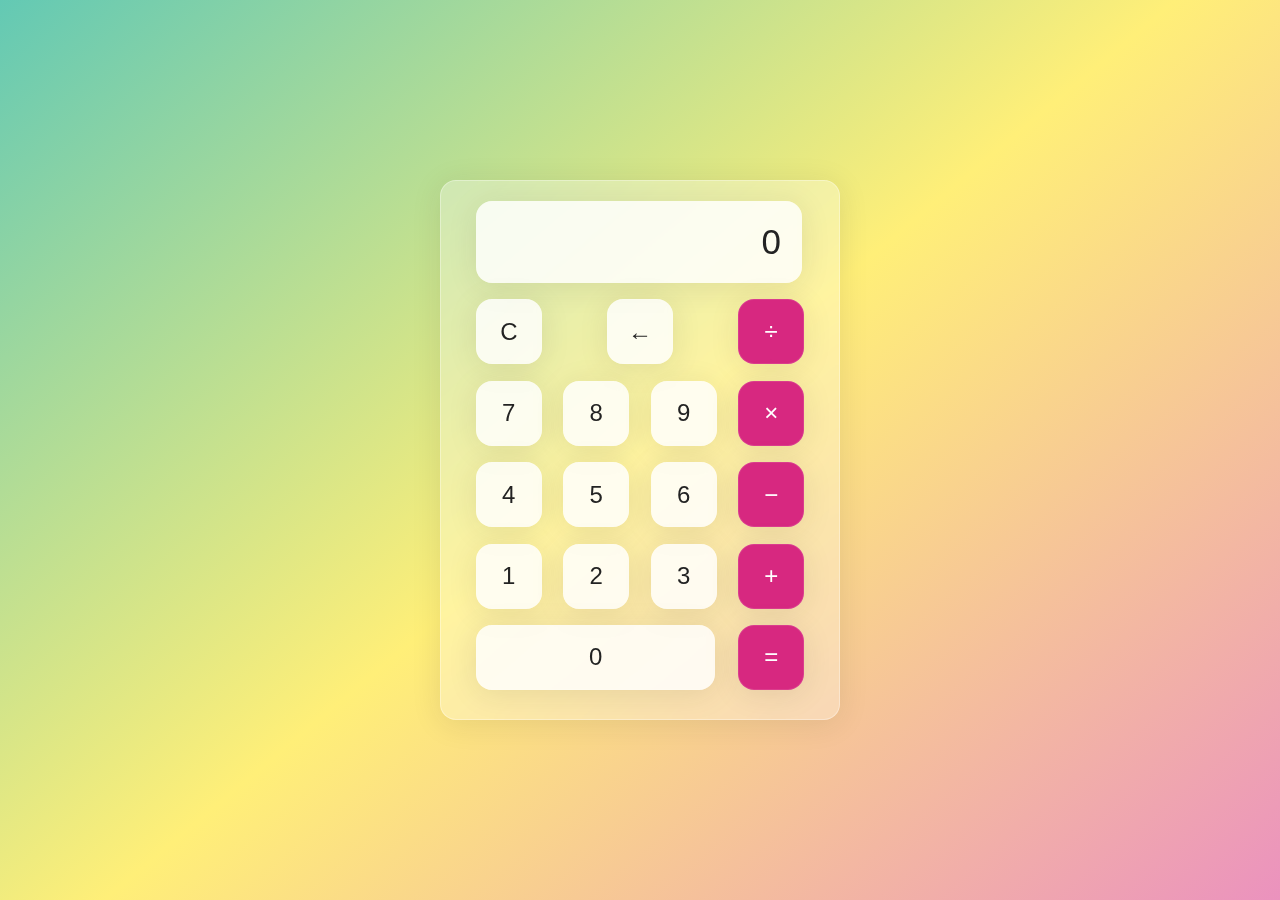
<file: CalculatorApp/index.html>
<!DOCTYPE html>
<html lang="en">
<head>
    <meta charset="UTF-8">
    <meta http-equiv="X-UA-Compatible" content="IE=edge">
    <meta name="viewport" content="width=device-width, initial-scale=1.0">
    <link rel="stylesheet" href="style.css">
    <title>Calculator</title>
</head>
<body>
    
    <div class="wrapper">
        <section class="screen">
            0
        </section>
        <section class="calc-buttons">
            <div class="calc-button-row">
                <button class="calc-button double">
                    C
                </button>
                <button class="calc-button">
                    &larr;
                </button>
                <button class="calc-button">
                    &divide;
                </button>
            </div>

            <div class="calc-button-row">
                <button class="calc-button">
                    7
                </button>
                <button class="calc-button">
                    8
                </button>
                <button class="calc-button">
                    9
                </button>
                <button class="calc-button">
                    &times;
                </button>
            </div>

            <div class="calc-button-row">
                <button class="calc-button">
                    4
                </button>
                <button class="calc-button">
                    5
                </button>
                <button class="calc-button">
                    6
                </button>
                <button class="calc-button">
                    &minus;
                </button>
            </div>

            <div class="calc-button-row">
                <button class="calc-button">
                    1
                </button>
                <button class="calc-button">
                    2
                </button>
                <button class="calc-button">
                    3
                </button>
                <button class="calc-button">
                    &plus;
                </button>
            </div>

            <div class="calc-button-row">
                <button class="calc-button triple">
                    0
                </button>
                <button class="calc-button">
                    &equals;
                </button>
            </div>




        </section>
    </div>







    <script src="script.js"></script>
</body>
</html>
</file>
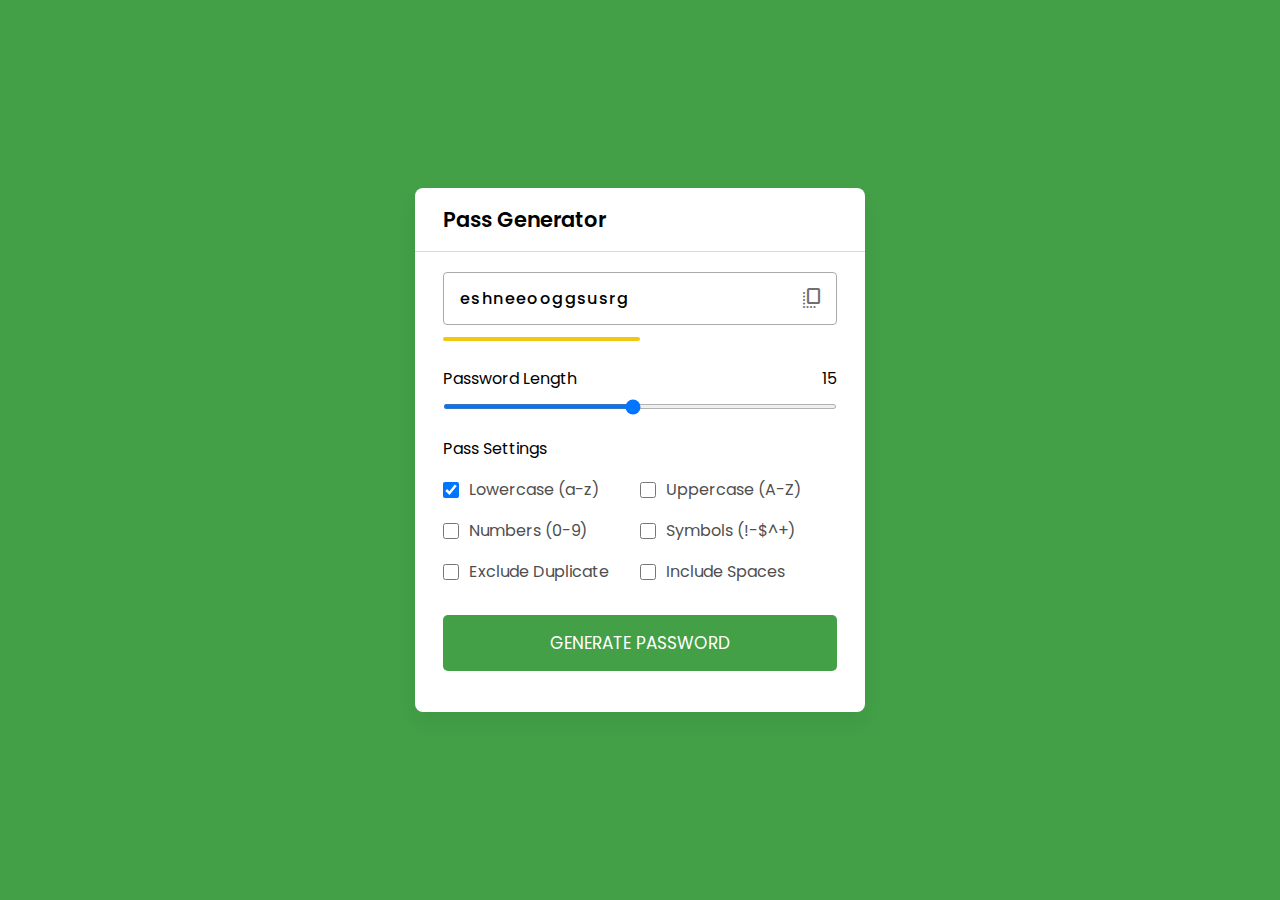
<file: PwdGenerator/index.html>
<!DOCTYPE html>
<html lang="en">

<head>
    <meta charset="UTF-8">
    <meta http-equiv="X-UA-Compatible" content="IE=edge">
    <meta name="viewport" content="width=device-width, initial-scale=1.0">
    <link href="https://fonts.googleapis.com/css2?family=Material+Symbols+Rounded" rel="stylesheet" />
    <link rel="stylesheet" href="style.css">
    <title>#3 - Pass Generator | AsmrProg</title>
</head>

<body>

    <div class="container">
        <h2>Pass Generator</h2>
        <div class="wrapper">
            <div class="input-box">
                <input type="text" disabled>
                <span class="material-symbols-rounded">copy_all</span>
            </div>
            <div class="pass-indicator"></div>
            <div class="pass-length">
                <div class="details">
                    <label class="title">Password Length</label>
                    <span></span>
                </div>
                <input type="range" min="1" max="30" value="15" step="1">
            </div>

            <div class="pass-settings">
                <label class="title">Pass Settings</label>
                <ul class="options">
                    <li class="option">
                        <input type="checkbox" id="lowercase" checked>
                        <label for="lowercase">Lowercase (a-z)</label>
                    </li>
                    <li class="option">
                        <input type="checkbox" id="uppercase">
                        <label for="uppercase">Uppercase (A-Z)</label>
                    </li>
                    <li class="option">
                        <input type="checkbox" id="numbers">
                        <label for="numbers">Numbers (0-9)</label>
                    </li>
                    <li class="option">
                        <input type="checkbox" id="symbols">
                        <label for="symbols">Symbols (!-$^+)</label>
                    </li>
                    <li class="option">
                        <input type="checkbox" id="exc-duplicate">
                        <label for="exc-duplicate">Exclude Duplicate</label>
                    </li>
                    <li class="option">
                        <input type="checkbox" id="spaces">
                        <label for="spaces">Include Spaces</label>
                    </li>
                </ul>
            </div>



            <button class="generate-btn">Generate Password</button>

        </div>
    </div>




    <script src="script.js"></script>
</body>

</html>
</file>
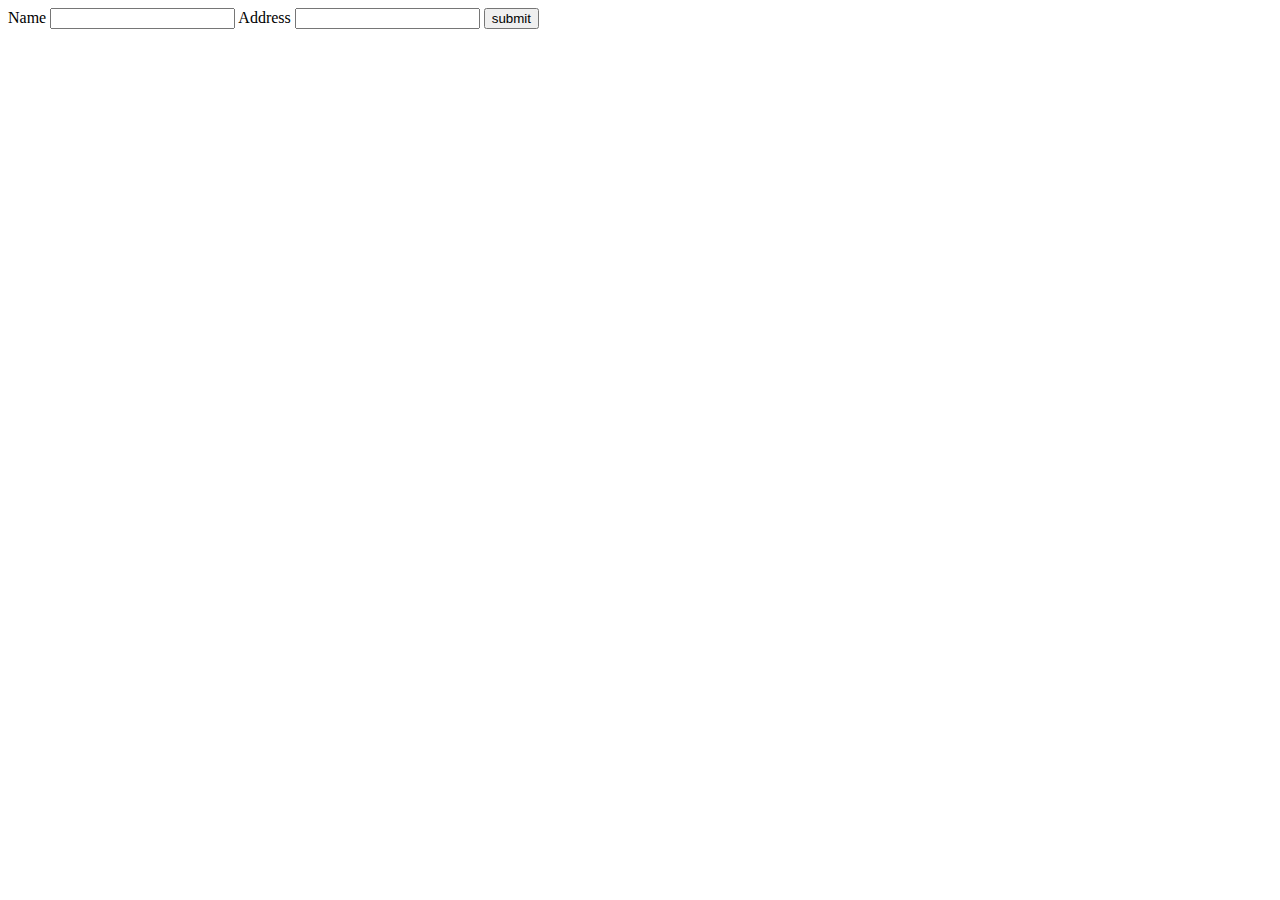
<file: Go-Server/static/form.html>
<!DOCTYPE html>
<html>
    <head>
        <meta charset="UTF-8">
    </head>
    <body>
        <div>
            <form method="POST" action="/form"></form>
            <label>Name</label> <input name="name" type="text" value=""/>
            <label>Address</label> <input name="address" type="text" value=""/>

            <input type="submit" value="submit"/>
        </div>
    </body>


</html>
</file>
<file: CalculatorApp/style.css>
html{
    box-sizing: border-box;
    height: 100%;
}


*,
*::before,
*::after {
    box-sizing: inherit;
    margin: 0;  /*sin esto estaria mas alejado de la pantalla */
    padding: 0; /*botones mas chiquitos */
}

body {
    align-items: center;
    background: linear-gradient(320deg, #eb92be, #ffef78, #63c9b4);
    display: flex;
    font-family: 'Dosis', sans-serif;
    font-display: swap;
    height: inherit;
    justify-content: center;    /*esto es lo que lo centra */

}

/*esto se ponia para modificar una clase */
.wrapper {  /*esta clase wrapper es la que incluye todo el body */
    backdrop-filter: blur(5.5px);
    -webkit-backdrop-filter: blur(5.5px);
    border-radius: 16px;
    box-shadow: 0 4px 30px rgba(35, 35, 35, 0.1);
    color: #232323;
    backdrop-filter: blur(4px);
    -webkit-backdrop-filter: blur(4px);
    background: rgba(255,255,255,0.30);
    border: 1px solid rgba(255, 255, 255, 0.34);
    flex-basis: 400px;  /* esto agrando hacia la derecha */
    height: 540px;
    padding: 20px 35px;

}

.screen { /* este es solamente donde esta el 0 */
    backdrop-filter: blur(5.5px);
    -webkit-backdrop-filter: blur(5.5px);
    background: rgba(255, 255, 255, 0.75);
    border: 1px solid rgba(255,255,255,0.01);
    border-radius: 16px;
    box-shadow: 0 4px 30px rgba(35, 35, 35, 0.1);
    color: #232323;
    font-size: 35px;
    overflow: auto;
    padding: 20px;  /*esto hace que el box sea mas grande */
    text-align: right;
    width: 326px;
}

.calc-button-row{ /* usamos este porque separa grupitos de 3*/
    display: flex;  /* bien pegaditos */
    justify-content: space-between; /*los separa */
    margin: 5% 0;   /*los separa pero con sus margenes arriba */

}

.calc-button {
    backdrop-filter: blur(5.5px);
    -webkit-backdrop-filter: blur(5.5px);
    background: rgba(255, 255, 255, 0.75);
    border: 1px solid rgba(255, 255, 255, 0.1);
    border-radius: 16px;
    box-shadow: 0 4px 30px rgba(35, 35, 35, 0.1) ;
    color: #232323;
    flex-basis: 20%; /* le expandio los botoncitos */
    font-family: inherit;
    font-size: 24px;
    height: 65px;   /* le dio la altura correcta para que parezca bien una calculador */

}

.calc-button:last-child {   /* hace referencia al ultimo hijo de la clase */
    backdrop-filter: blur(5.5px);
    -webkit-backdrop-filter: blur(5.5px);
    background: rgba(255, 255, 255, 0.75);
    border: 1px solid rgba(255, 255, 255, 0.1);
    border-radius: 16px;
    box-shadow: 0 4px 30px rgba(35, 35, 35, 0.1) ;
    color: #fff;
    background: #d72880;
}

.calc-button:last-child:hover {
    background-color: inherit;
    color: inherit;
}

.calc-button:hover {
    background-color: inherit;
}

.calc-button:active {
    background-color: #ffef78;
}

.triple {
    flex-basis: 73%;    /*volvio a expandir el botoncito del cero */
}
</file>
<file: PwdGenerator/style.css>
/*Esto lo sacamos de https://fonts.google.com/specimen/Poppins?query=poppins, fuimos a @import y ahi copiamos*/
@import url('https://fonts.googleapis.com/css2?family=Poppins:wght@400;500;600&display=swap');

* {
    margin: 0;
    padding: 0;
    box-sizing: border-box;
    font-family: 'Poppins', sans-serif;
}

body {
    display: flex;
    align-items: center;
    justify-content: center;
    min-height: 100vh;  /*esto es lo que lo lleva al centro */
    background: #43A047;
}

.container {
    width: 450px;
    background: #fff;
    border-radius: 8px;
    box-shadow: 0 10px 20px rgba(0, 0, 0, 0.05);
}

.container h2 {
    font-weight: 600;
    font-size: 1.31rem;
    padding: 1rem 1.75rem;
    border-bottom: 1px solid #d4dbe5;
}

.wrapper {
    margin: 1.25rem 1.75rem;    /*los puntos estaban hacia afuera de la caja y se metieron*/

}

.wrapper .input-box {
    position: relative;
}

.input-box input {
    width: 100%;
    height: 53px;
    color: #000;
    background: none;
    font-size: 1.006rem;
    font-weight: 500;
    border-radius: 4px;
    letter-spacing: 1.4px;
    border: 1px solid  #aaa;
    padding: 0 2.85rem 0 1rem;
}

.input-box span {
    position: absolute; /*puso el icono en el mismo renglon */
    right: 13px; /*lo movio hacia la izquierda */
    cursor: pointer;
    line-height: 53px;  /* lo movio hacia abajo al icono */
    color: #707070;
}

.input-box span:hover {
    color: #43A047
}

.wrapper .pass-indicator {
    width: 100%;
    height: 4px;
    position: relative;
    margin-top: 0.75rem;
    border-radius: 25px;
}

.pass-indicator::before{
    position: absolute;
    content: "";
    height: 100%;
    width: 50%;
    border-radius: inherit;
    transition: width 0.3s ease;
}

.pass-indicator#weak::before{
    width: 20%;
    background: #e64a4a;
}

.pass-indicator#medium::before{
    width: 50%;
    background: #f1c80b;
}

.pass-indicator#strong::before{
    width: 100%;
    background: #43A047;
}

.wrapper .pass-length {
    margin: 1.56rem 0 1.25rem;
}

.pass-length .details {
    display: flex;
    justify-content: space-between;
}

.pass-length input {
    width: 100%;    /*estira la barrita */
    height: 5px;
}

.pass-settings .options{
    display: flex; /*uno al lado del otro*/
    list-style: none; /*le saca los puntitos*/
    flex-wrap: wrap;   /*los junta*/
    margin-top: 1rem;   /* los separa del titulo*/
}

.pass-settings .options .option{
    display: flex;
    align-items: center;
    margin-bottom: 1rem;
    width: calc(100%/2);    /*quedan bien separadas las dos columnas */
}

.options .option:first-child {
    pointer-events: none;   /*hace que no se pueda cambiar el check del primer hijo
}

.options .option:first-child input {
    opacity: 0.7;   /* le saca opacidad al primer check */
}

.options .option input{
    height: 16px;   /*mueve la cajita un poco mas arriba */
    width: 16px;    /*agranda la cajita */
    cursor: pointer;
}

.options .option label {
    cursor: pointer;
    color: #4f4f4f;
    padding-left: 0.6rem;   /*separa el label de la cajita  */
}

.wrapper .generate-btn{
    width: 100%;
    color: #fff;
    border: none;
    outline: none;
    cursor: pointer;
    background: #43A047;
    font-size: 1.06rem;
    padding: 0.94rem 0;
    border-radius: 5px;
    text-transform: uppercase;
    margin: 0.94rem 0 1.3rem;
}
</file>
